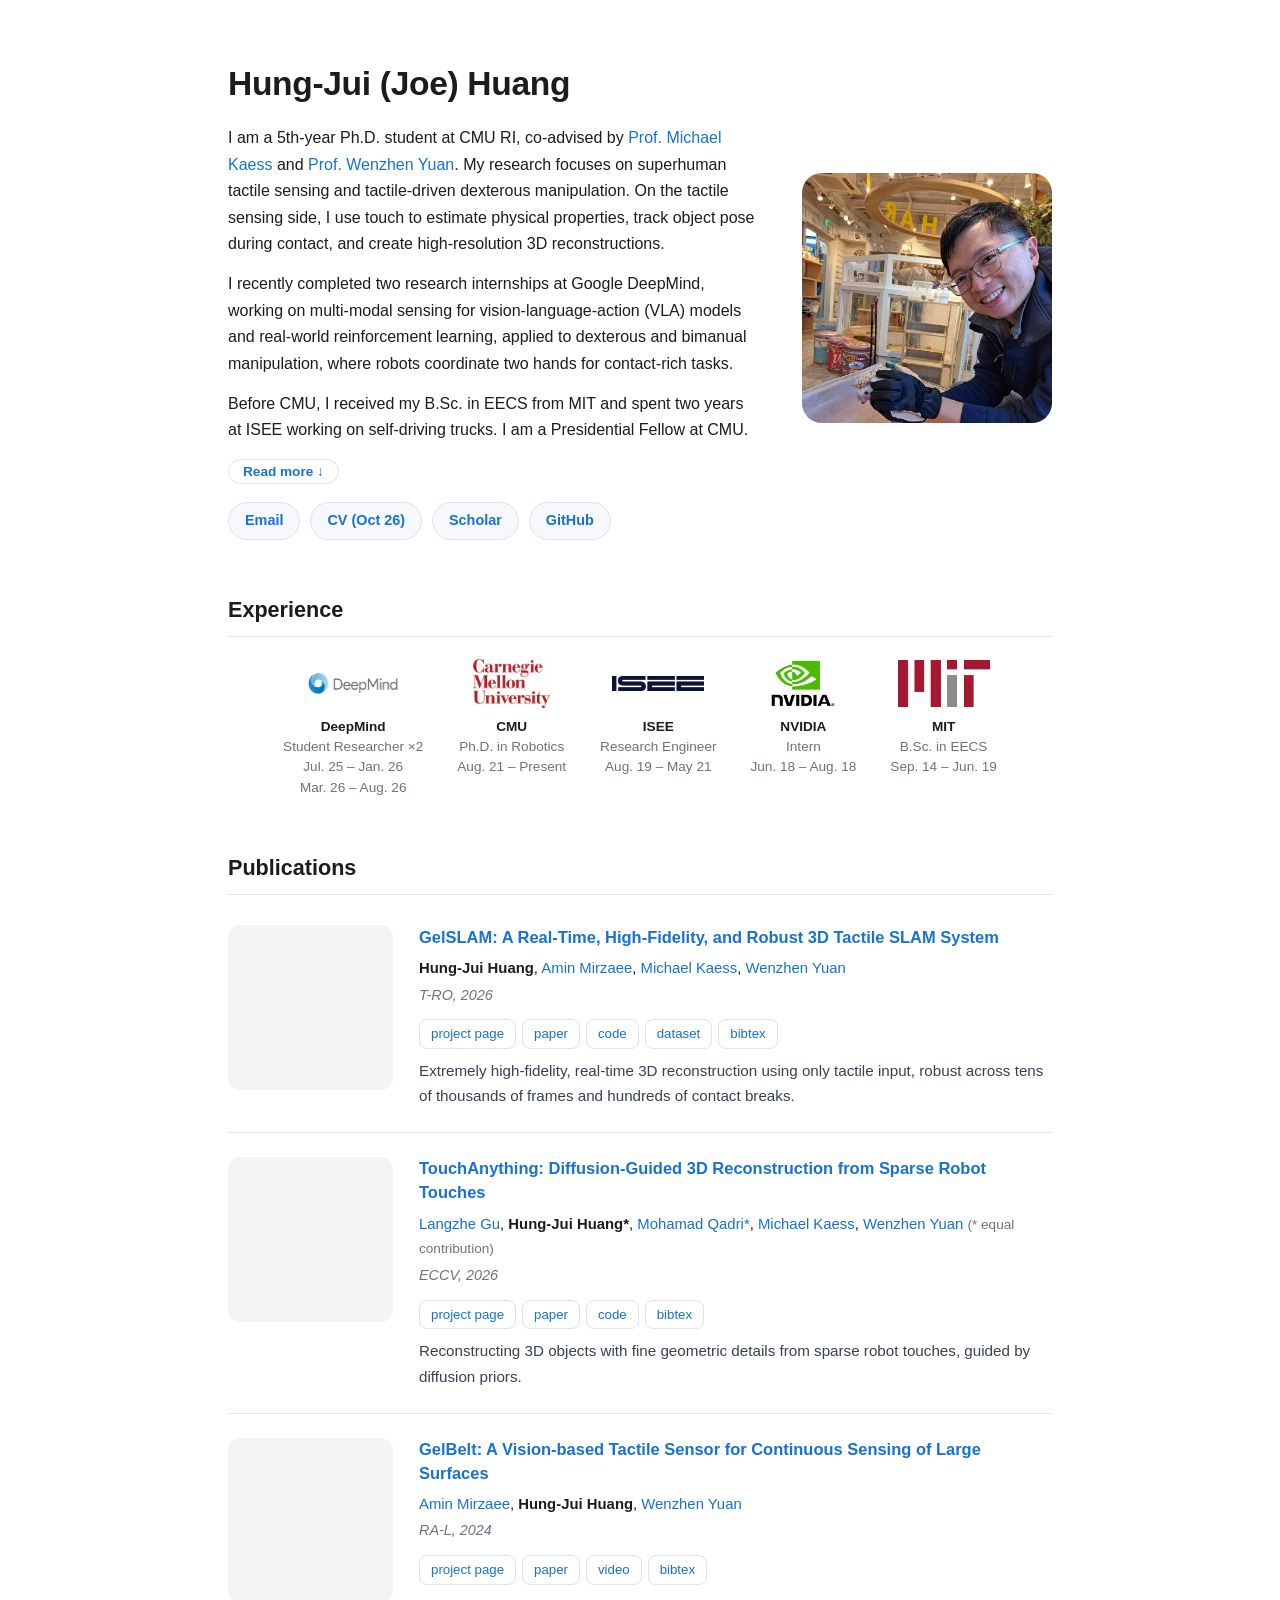
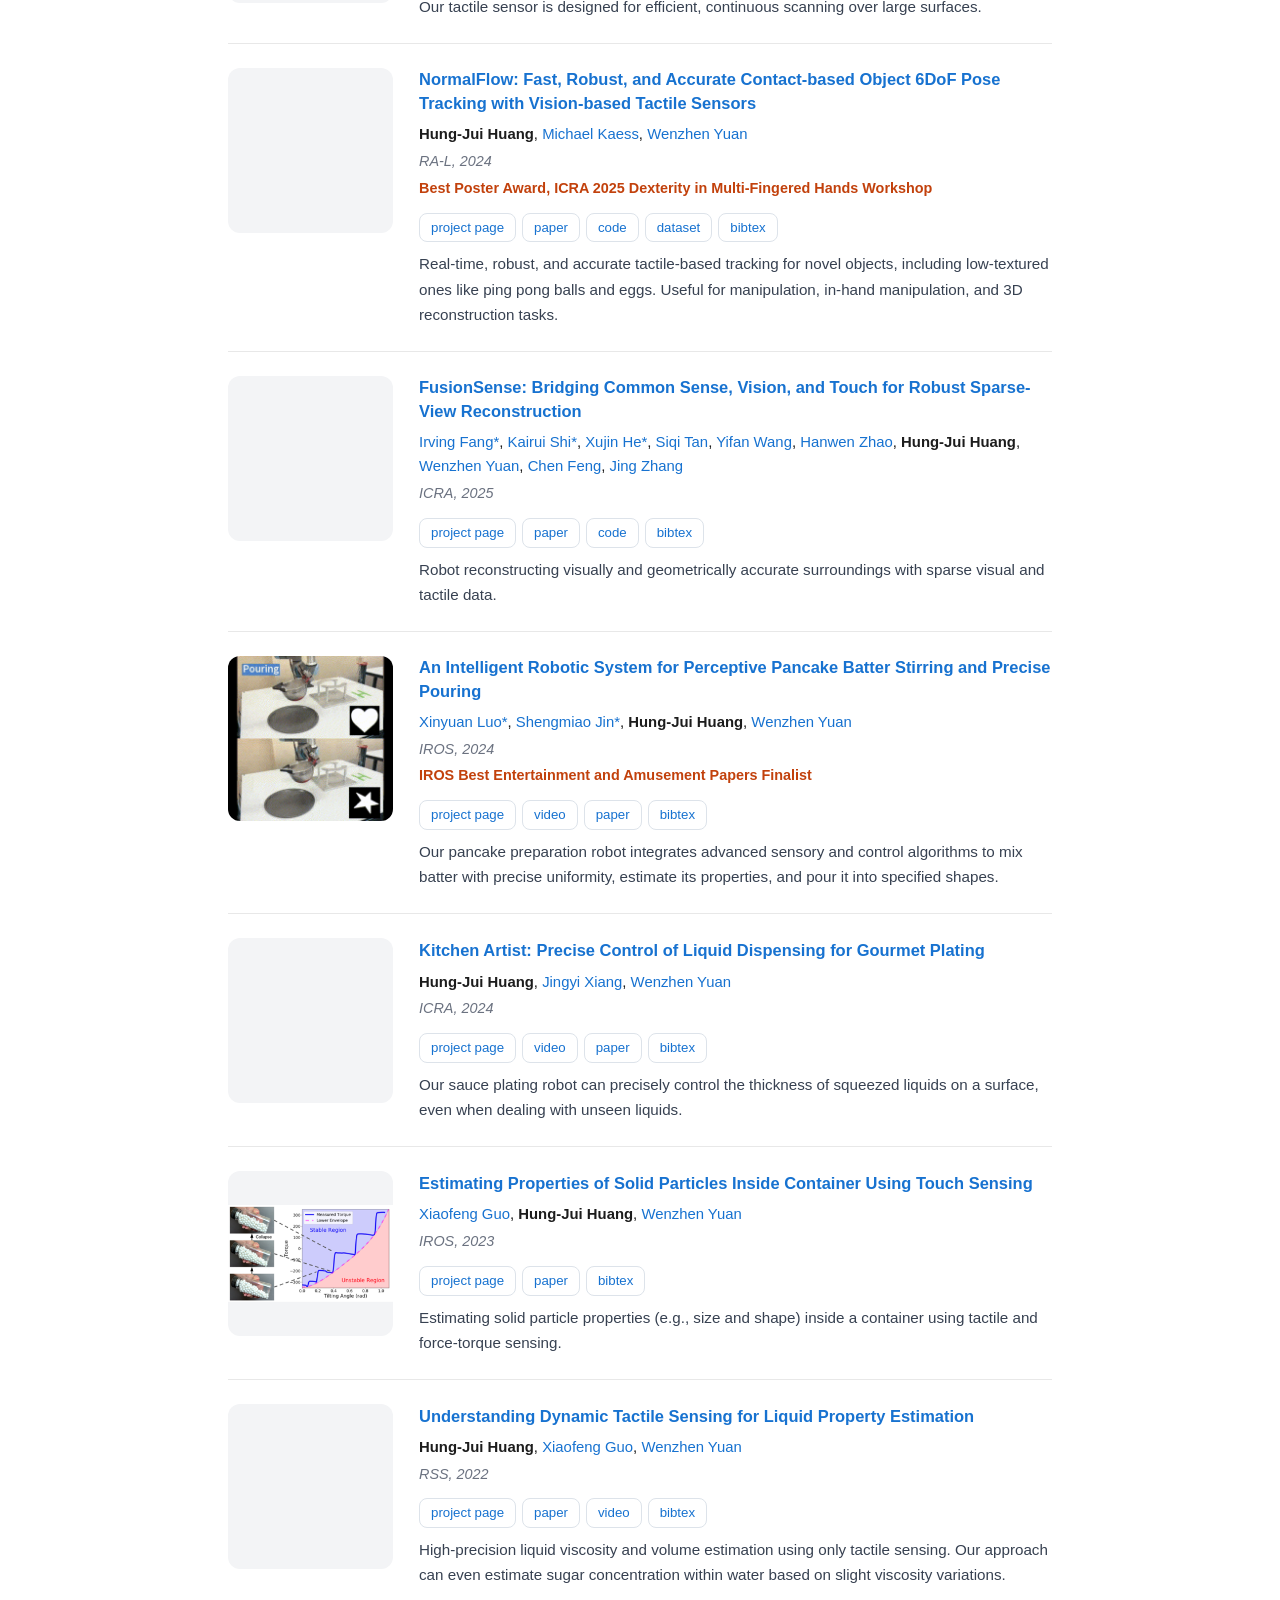
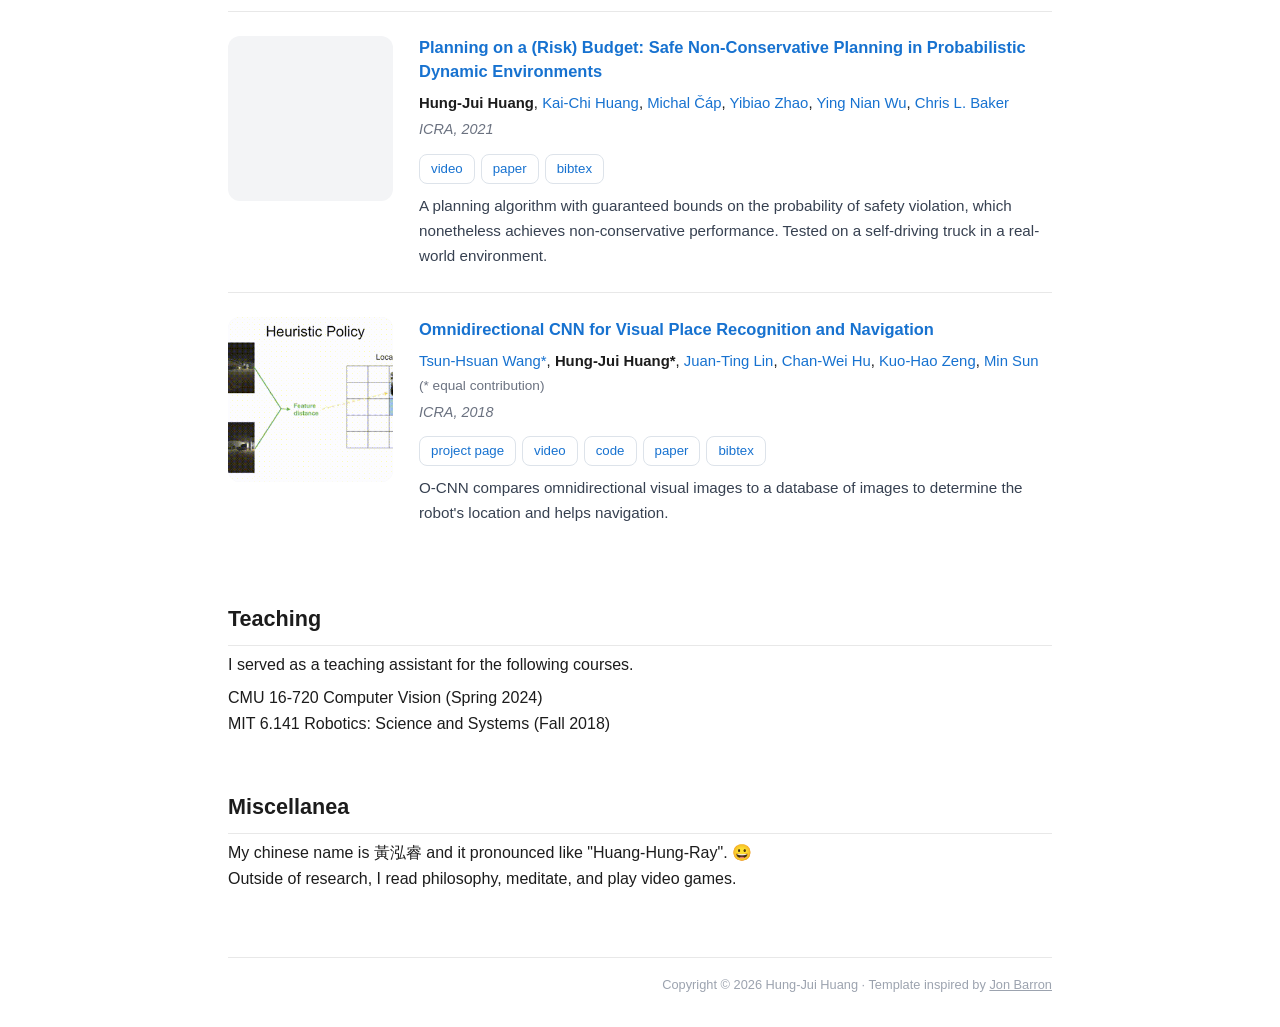
<file: index.html>
<!DOCTYPE html>
<html lang="en">

<head>
  <meta charset="utf-8">
  <meta name="viewport" content="width=device-width, initial-scale=1">
  <meta name="author" content="Hung-Jui (Joe) Huang">
  <meta name="description" content="Joe Huang">
  <meta name="keywords" content="Hung-Jui Huang, Joe Huang, Hung-Jui (Joe) Huang">
  <title>Hung-Jui (Joe) Huang</title>
  <link rel="shortcut icon" href="images/favicon/favicon.ico" type="image/x-icon">
  <link rel="stylesheet" type="text/css" href="stylesheet.css?v=20260921e">

  <!-- Global site tag (gtag.js) - Google Analytics -->
  <script async src="https://www.googletagmanager.com/gtag/js?id=G-PYVRSFMDRL"></script>
  <script>
    window.dataLayer = window.dataLayer || [];

    function gtag() {
      dataLayer.push(arguments);
    }

    gtag('js', new Date());

    gtag('config', 'G-PYVRSFMDRL');
  </script>
</head>

<body>
<div class="wrap">
  <header class="profile">
    <div class="profile-text">
      <h1>Hung-Jui (Joe) Huang</h1>
      <div id="bio-short">
<p>
  I am a 5th-year Ph.D. student at CMU RI, co-advised by <a href="https://www.cs.cmu.edu/~kaess/">Prof. Michael Kaess</a> and <a href="https://siebelschool.illinois.edu/about/people/all-faculty/yuanwz">Prof. Wenzhen Yuan</a>.
  My research focuses on superhuman tactile sensing and tactile-driven dexterous manipulation.
  On the tactile sensing side, I use touch to estimate physical properties, track object pose
  during contact, and create high-resolution 3D reconstructions.
</p>
<p>
  I recently completed two research internships at Google DeepMind, working on multi-modal sensing
  for vision-language-action (VLA) models and real-world reinforcement learning, applied to
  dexterous and bimanual manipulation, where robots coordinate two hands for contact-rich tasks.
</p>
<p>
  Before CMU, I received my B.Sc. in EECS from MIT and spent two years at ISEE working on
  self-driving trucks. I am a Presidential Fellow at CMU.
</p>
      </div>
      <div id="bio-long" hidden>
<p>
  I am a 5th-year Ph.D. student at CMU RI, co-advised by <a href="https://www.cs.cmu.edu/~kaess/">Prof. Michael Kaess</a> and <a href="https://siebelschool.illinois.edu/about/people/all-faculty/yuanwz">Prof. Wenzhen Yuan</a>.
  I am generally interested in robotics, computer vision, and machine learning.
  My research is about superhuman tactile sensing, including actively estimating physical properties,
  tracking object pose during contact, and creating high-resolution 3D reconstructions, as well as
  tactile-driven dexterous manipulation. I recently completed two research internships at Google
  DeepMind in London, working on multi-modal sensing for vision-language-action (VLA) models and
  real-world reinforcement learning. The work centered on bimanual manipulation, in which
  a two-armed robot or a humanoid with dexterous hands coordinates both arms to perform contact-rich
  tasks.
</p>
<p>
  I received my B.Sc. in EECS at MIT. During my undergrad, I worked with <a href="https://gjstein.com/">Prof. Gregory Stein</a> and <a href="https://aeroastro.mit.edu/people/nicholas-roy/">Prof. Nicholas Roy</a>.
  After B.Sc., I worked at ISEE for two years with <a href="https://scholar.google.com/citations?user=bTdT7hAAAAAJ&hl=zh-TW&oi=ao">Dr. Chris Baker</a>
  and <a href="http://www.stat.ucla.edu/~ywu/">Prof. Ying Nian Wu</a>. In the past, I have worked on
  robot navigation and self-driving trucks.
</p>
<p>
  I am named a Presidential Fellow at CMU and my research is supported by the Paul and James
  Wang/Sercomm Presidential Scholarship.
</p>
      </div>
      <button id="bio-toggle" type="button" aria-expanded="false">Read more &darr;</button>
      <div class="contact">
<a href="mailto:hungjuih@andrew.cmu.edu">Email</a>
<a href="data/Hung_Jui_Huang_CV_2026.pdf">CV (Oct 26)</a>
<a href="https://scholar.google.com/citations?user=EKqo2-kAAAAJ&hl=en&oi=ao">Scholar</a>
<a href="https://github.com/joehjhuang/">GitHub</a>
      </div>
    </div>
    <img class="portrait" src="images/joe_profile_cropped.jpeg" alt="profile photo">
  </header>
<section id="experience">
  <h2>Experience</h2>
  <div class="exp-row">
    <div class="exp-item"><img src="images/deepmind.png" alt="DeepMind"><span class="org">DeepMind</span><br>Student Researcher &times;2<br>Jul. 25 &ndash; Jan. 26<br>Mar. 26 &ndash; Aug. 26</div>
    <div class="exp-item"><img src="images/cmu.jpg" alt="CMU"><span class="org">CMU</span><br>Ph.D. in Robotics<br>Aug. 21 &ndash; Present</div>
    <div class="exp-item"><img src="images/isee.png" alt="ISEE"><span class="org">ISEE</span><br>Research Engineer<br>Aug. 19 &ndash; May 21</div>
    <div class="exp-item"><img src="images/nvidia.png" alt="NVIDIA"><span class="org">NVIDIA</span><br>Intern<br>Jun. 18 &ndash; Aug. 18</div>
    <div class="exp-item"><img src="images/mit.png" alt="MIT"><span class="org">MIT</span><br>B.Sc. in EECS<br>Sep. 14 &ndash; Jun. 19</div>
  </div>
</section>
<section id="publications">
  <h2>Publications</h2>

  <div class="pub">
    <div class="pub-media"><video muted loop playsinline preload="none" aria-hidden="true"><source src="images/gelslam.mp4" type="video/mp4"></video></div>
    <div class="pub-body">
      <a class="pub-title" href="https://joehjhuang.github.io/gelslam/">GelSLAM: A Real-Time, High-Fidelity, and Robust 3D Tactile SLAM System</a>
      <div class="pub-authors"><strong>Hung-Jui Huang</strong>, <a href="https://www.aminmirzaee.com/">Amin Mirzaee</a>, <a href="https://www.cs.cmu.edu/~kaess/">Michael Kaess</a>, <a href="https://siebelschool.illinois.edu/about/people/all-faculty/yuanwz">Wenzhen Yuan</a></div>
      <div class="pub-venue"><span class="venue">T-RO, 2026</span></div>
      <div class="pub-links"><a href="https://joehjhuang.github.io/gelslam/">project page</a><a href="https://arxiv.org/abs/2508.15990">paper</a><a href="https://github.com/rpl-cmu/gelslam">code</a><a href="https://huggingface.co/datasets/joehjhuang/GelSLAM_dataset">dataset</a><a href="data/gelslam.bib">bibtex</a></div>
      <p class="pub-desc">Extremely high-fidelity, real-time 3D reconstruction using only tactile input, robust across tens of thousands of frames and hundreds of contact breaks.</p>
    </div>
  </div>

  <div class="pub">
    <div class="pub-media"><video muted loop playsinline preload="none" aria-hidden="true"><source src="images/touchanything.mp4" type="video/mp4"></video></div>
    <div class="pub-body">
      <a class="pub-title" href="https://grange007.github.io/touchanything/">TouchAnything: Diffusion-Guided 3D Reconstruction from Sparse Robot Touches</a>
      <div class="pub-authors"><a href="https://grange007.github.io/">Langzhe Gu</a>, <strong>Hung-Jui Huang*</strong>, <a href="https://www.cs.cmu.edu/~mqadri/">Mohamad Qadri*</a>, <a href="https://www.cs.cmu.edu/~kaess/">Michael Kaess</a>, <a href="https://siebelschool.illinois.edu/about/people/all-faculty/yuanwz">Wenzhen Yuan</a> <span class="equal-note">(* equal contribution)</span></div>
      <div class="pub-venue"><span class="venue">ECCV, 2026</span></div>
      <div class="pub-links"><a href="https://grange007.github.io/touchanything/">project page</a><a href="https://arxiv.org/abs/2604.08945">paper</a><a href="https://github.com/Grange007/touchanything">code</a><a href="data/touchanything.bib">bibtex</a></div>
      <p class="pub-desc">Reconstructing 3D objects with fine geometric details from sparse robot touches, guided by diffusion priors.</p>
    </div>
  </div>

  <div class="pub">
    <div class="pub-media"><video muted loop playsinline preload="none" aria-hidden="true"><source src="images/gelbelt.mp4" type="video/mp4"></video></div>
    <div class="pub-body">
      <a class="pub-title" href="https://www.aminmirzaee.com/GelBelt/">GelBelt: A Vision-based Tactile Sensor for Continuous Sensing of Large Surfaces</a>
      <div class="pub-authors"><a href="https://www.aminmirzaee.com/">Amin Mirzaee</a>, <strong>Hung-Jui Huang</strong>, <a href="https://siebelschool.illinois.edu/about/people/all-faculty/yuanwz">Wenzhen Yuan</a></div>
      <div class="pub-venue"><span class="venue">RA-L, 2024</span></div>
      <div class="pub-links"><a href="https://www.aminmirzaee.com/GelBelt/">project page</a><a href="https://arxiv.org/abs/2501.06263">paper</a><a href="https://www.youtube.com/watch?v=gzjGg-_At0I">video</a><a href="data/gelbelt.bib">bibtex</a></div>
      <p class="pub-desc">Our tactile sensor is designed for efficient, continuous scanning over large surfaces.</p>
    </div>
  </div>

  <div class="pub">
    <div class="pub-media"><video muted loop playsinline preload="none" aria-hidden="true"><source src="images/normalflow.mp4" type="video/mp4"></video></div>
    <div class="pub-body">
      <a class="pub-title" href="https://joehjhuang.github.io/normalflow/">NormalFlow: Fast, Robust, and Accurate Contact-based Object 6DoF Pose Tracking with Vision-based Tactile Sensors</a>
      <div class="pub-authors"><strong>Hung-Jui Huang</strong>, <a href="https://www.cs.cmu.edu/~kaess/">Michael Kaess</a>, <a href="https://siebelschool.illinois.edu/about/people/all-faculty/yuanwz">Wenzhen Yuan</a></div>
      <div class="pub-venue"><span class="venue">RA-L, 2024</span></div>
      <div class="pub-award">Best Poster Award, ICRA 2025 Dexterity in Multi-Fingered Hands Workshop</div>
      <div class="pub-links"><a href="https://joehjhuang.github.io/normalflow/">project page</a><a href="https://ieeexplore.ieee.org/document/10766628">paper</a><a href="https://github.com/rpl-cmu/normalflow">code</a><a href="https://huggingface.co/datasets/joehjhuang/TactileTracking">dataset</a><a href="data/normalflow.bib">bibtex</a></div>
      <p class="pub-desc">Real-time, robust, and accurate tactile-based tracking for novel objects, including low-textured ones like ping pong balls and eggs. Useful for manipulation, in-hand manipulation, and 3D reconstruction tasks.</p>
    </div>
  </div>

  <div class="pub">
    <div class="pub-media"><video muted loop playsinline preload="none" aria-hidden="true"><source src="images/fusionsense.mp4" type="video/mp4"></video></div>
    <div class="pub-body">
      <a class="pub-title" href="https://ai4ce.github.io/FusionSense/">FusionSense: Bridging Common Sense, Vision, and Touch for Robust Sparse-View Reconstruction</a>
      <div class="pub-authors"><a href="https://irvingf7.github.io/">Irving Fang*</a>, <a href="https://kairui-shi.github.io/">Kairui Shi*</a>, <a href="https://www.linkedin.com/in/kim-he-064a36258/">Xujin He*</a>, <a href="https://kevintsq.github.io/">Siqi Tan</a>, <a href="https://ai4ce.github.io/FusionSense/">Yifan Wang</a>, <a href="https://www.linkedin.com/in/hanwen-zhao-2523a4104/">Hanwen Zhao</a>, <strong>Hung-Jui Huang</strong>, <a href="https://siebelschool.illinois.edu/about/people/all-faculty/yuanwz">Wenzhen Yuan</a>, <a href="https://scholar.google.com/citations?user=YeG8ZM0AAAAJ">Chen Feng</a>, <a href="https://jingz6676.github.io/">Jing Zhang</a></div>
      <div class="pub-venue"><span class="venue">ICRA, 2025</span></div>
      <div class="pub-links"><a href="https://ai4ce.github.io/FusionSense/">project page</a><a href="https://arxiv.org/abs/2410.08282">paper</a><a href="https://github.com/ai4ce/FusionSense">code</a><a href="data/fusionsense.bib">bibtex</a></div>
      <p class="pub-desc">Robot reconstructing visually and geometrically accurate surroundings with sparse visual and tactile data.</p>
    </div>
  </div>

  <div class="pub">
    <div class="pub-media"><img src="images/pouring.gif" alt="Pancake robot" loading="lazy"></div>
    <div class="pub-body">
      <a class="pub-title" href="https://luoxinyuan.github.io/pancake/">An Intelligent Robotic System for Perceptive Pancake Batter Stirring and Precise Pouring</a>
      <div class="pub-authors"><a href="https://luoxinyuan.github.io/">Xinyuan Luo*</a>, <a href="https://leumasnij.github.io/">Shengmiao Jin*</a>, <strong>Hung-Jui Huang</strong>, <a href="https://siebelschool.illinois.edu/about/people/all-faculty/yuanwz">Wenzhen Yuan</a></div>
      <div class="pub-venue"><span class="venue">IROS, 2024</span></div>
      <div class="pub-award">IROS Best Entertainment and Amusement Papers Finalist</div>
      <div class="pub-links"><a href="https://luoxinyuan.github.io/pancake/">project page</a><a href="https://www.youtube.com/watch?v=-295mNAnFLk">video</a><a href="https://www.arxiv.org/abs/2407.01755">paper</a><a href="data/pouring.bib">bibtex</a></div>
      <p class="pub-desc">Our pancake preparation robot integrates advanced sensory and control algorithms to mix batter with precise uniformity, estimate its properties, and pour it into specified shapes.</p>
    </div>
  </div>

  <div class="pub">
    <div class="pub-media"><video muted loop playsinline preload="none" aria-hidden="true"><source src="images/kitchen_artist.mp4" type="video/mp4"></video></div>
    <div class="pub-body">
      <a class="pub-title" href="https://robo-touch.github.io/kitchen-artist/">Kitchen Artist: Precise Control of Liquid Dispensing for Gourmet Plating</a>
      <div class="pub-authors"><strong>Hung-Jui Huang</strong>, <a href="https://jingyi-xiang.github.io/">Jingyi Xiang</a>, <a href="https://siebelschool.illinois.edu/about/people/all-faculty/yuanwz">Wenzhen Yuan</a></div>
      <div class="pub-venue"><span class="venue">ICRA, 2024</span></div>
      <div class="pub-links"><a href="https://robo-touch.github.io/kitchen-artist/">project page</a><a href="https://youtu.be/hZlQyrqnMsI">video</a><a href="https://arxiv.org/abs/2311.12185">paper</a><a href="data/kitchen_artist.bib">bibtex</a></div>
      <p class="pub-desc">Our sauce plating robot can precisely control the thickness of squeezed liquids on a surface, even when dealing with unseen liquids.</p>
    </div>
  </div>

  <div class="pub">
    <div class="pub-media"><img src="images/solid_estimation.png" alt="Solid estimation" loading="lazy"></div>
    <div class="pub-body">
      <a class="pub-title" href="https://sites.google.com/view/content-property-tactile">Estimating Properties of Solid Particles Inside Container Using Touch Sensing</a>
      <div class="pub-authors"><a href="https://xiaofeng-guo.github.io/">Xiaofeng Guo</a>, <strong>Hung-Jui Huang</strong>, <a href="https://siebelschool.illinois.edu/about/people/all-faculty/yuanwz">Wenzhen Yuan</a></div>
      <div class="pub-venue"><span class="venue">IROS, 2023</span></div>
      <div class="pub-links"><a href="https://sites.google.com/view/content-property-tactile">project page</a><a href="https://arxiv.org/abs/2307.15646">paper</a><a href="data/solid_estimation.bib">bibtex</a></div>
      <p class="pub-desc">Estimating solid particle properties (e.g., size and shape) inside a container using tactile and force-torque sensing.</p>
    </div>
  </div>

  <div class="pub">
    <div class="pub-media"><video muted loop playsinline preload="none" aria-hidden="true"><source src="images/liquid_estimation.mp4" type="video/mp4"></video></div>
    <div class="pub-body">
      <a class="pub-title" href="https://publish.illinois.edu/robotouch/understanding-dynamic-tactile-sensing-for-liquid-property-estimation/">Understanding Dynamic Tactile Sensing for Liquid Property Estimation</a>
      <div class="pub-authors"><strong>Hung-Jui Huang</strong>, <a href="https://xiaofeng-guo.github.io/">Xiaofeng Guo</a>, <a href="https://siebelschool.illinois.edu/about/people/all-faculty/yuanwz">Wenzhen Yuan</a></div>
      <div class="pub-venue"><span class="venue">RSS, 2022</span></div>
      <div class="pub-links"><a href="https://publish.illinois.edu/robotouch/understanding-dynamic-tactile-sensing-for-liquid-property-estimation/">project page</a><a href="https://www.roboticsproceedings.org/rss18/p072.pdf">paper</a><a href="https://www.youtube.com/watch?v=g3nfIOHTFAg">video</a><a href="data/liquid_estimation.bib">bibtex</a></div>
      <p class="pub-desc">High-precision liquid viscosity and volume estimation using only tactile sensing. Our approach can even estimate sugar concentration within water based on slight viscosity variations.</p>
    </div>
  </div>

  <div class="pub">
    <div class="pub-media"><video muted loop playsinline preload="none" aria-hidden="true"><source src="images/risk_budget.mp4" type="video/mp4"></video></div>
    <div class="pub-body">
      <a class="pub-title" href="https://ieeexplore.ieee.org/stamp/stamp.jsp?arnumber=9561745">Planning on a (Risk) Budget: Safe Non-Conservative Planning in Probabilistic Dynamic Environments</a>
      <div class="pub-authors"><strong>Hung-Jui Huang</strong>, <a href="https://www.linkedin.com/in/kai-chi-huang-a94351161">Kai-Chi Huang</a>, <a href="https://michalcap.net/">Michal Čáp</a>, <a href="https://scholar.google.com/citations?user=GZbguukAAAAJ&hl=en">Yibiao Zhao</a>, <a href="http://www.stat.ucla.edu/~ywu/">Ying Nian Wu</a>, <a href="https://scholar.google.com/citations?user=bTdT7hAAAAAJ&hl=zh-TW&oi=ao">Chris L. Baker</a></div>
      <div class="pub-venue"><span class="venue">ICRA, 2021</span></div>
      <div class="pub-links"><a href="https://www.youtube.com/watch?v=697L1eLL9iw">video</a><a href="https://ieeexplore.ieee.org/stamp/stamp.jsp?arnumber=9561745">paper</a><a href="data/risk_budget.bib">bibtex</a></div>
      <p class="pub-desc">A planning algorithm with guaranteed bounds on the probability of safety violation, which nonetheless achieves non-conservative performance. Tested on a self-driving truck in a real-world environment.</p>
    </div>
  </div>

  <div class="pub">
    <div class="pub-media"><img src="images/omni_cnn.gif" alt="Omnidirectional CNN" loading="lazy"></div>
    <div class="pub-body">
      <a class="pub-title" href="https://aliensunmin.github.io/project/omni-cnn/">Omnidirectional CNN for Visual Place Recognition and Navigation</a>
      <div class="pub-authors"><a href="https://zswang666.github.io/">Tsun-Hsuan Wang*</a>, <strong>Hung-Jui Huang*</strong>, <a href="https://scholar.google.com/citations?user=2SmmWtQAAAAJ&hl=en">Juan-Ting Lin</a>, <a href="https://huchanwei123.github.io/">Chan-Wei Hu</a>, <a href="https://kuohaozeng.github.io/">Kuo-Hao Zeng</a>, <a href="https://aliensunmin.github.io/">Min Sun</a> <span class="equal-note">(* equal contribution)</span></div>
      <div class="pub-venue"><span class="venue">ICRA, 2018</span></div>
      <div class="pub-links"><a href="https://aliensunmin.github.io/project/omni-cnn/">project page</a><a href="https://www.youtube.com/watch?v=8TST6E7M5Ao">video</a><a href="https://github.com/zswang666/Omni-CNN">code</a><a href="https://ieeexplore.ieee.org/document/8463173">paper</a><a href="data/ocnn.bib">bibtex</a></div>
      <p class="pub-desc">O-CNN compares omnidirectional visual images to a database of images to determine the robot's location and helps navigation.</p>
    </div>
  </div>
</section>
<section id="teaching">
  <h2>Teaching</h2>
  <div class="text-block">
    <p>I served as a teaching assistant for the following courses.</p>
    <p>CMU 16-720 Computer Vision (Spring 2024)<br>
       MIT 6.141 Robotics: Science and Systems (Fall 2018)</p>
  </div>
</section>
<section id="misc">
  <h2>Miscellanea</h2>
  <div class="text-block">
    <p>My chinese name is 黃泓睿 and it pronounced like "Huang-Hung-Ray". &#x1F600;<br>
       Outside of research, I read philosophy, meditate, and play video games.</p>
  </div>
</section>
<footer>Copyright &copy; 2026 Hung-Jui Huang &middot; Template inspired by <a href="https://jonbarron.info/">Jon Barron</a></footer>
</div>

<script>
  // Load & play publication videos only when near the viewport.
  const vids = document.querySelectorAll('.pub-media video');
  if ('IntersectionObserver' in window) {
    const io = new IntersectionObserver((entries) => {
      entries.forEach((e) => {
        const v = e.target;
        if (e.isIntersecting) { v.play().catch(() => {}); }
        else { v.pause(); }
      });
    }, { rootMargin: '200px 0px' });
    vids.forEach((v) => io.observe(v));
  } else {
    vids.forEach((v) => v.play().catch(() => {}));
  }

  // Short/long bio toggle.
  const bioShort = document.getElementById('bio-short');
  const bioLong = document.getElementById('bio-long');
  const bioToggle = document.getElementById('bio-toggle');
  bioToggle.addEventListener('click', () => {
    const expand = bioLong.hidden;
    bioLong.hidden = !expand;
    bioShort.hidden = expand;
    bioToggle.innerHTML = expand ? 'Show less &uarr;' : 'Read more &darr;';
    bioToggle.setAttribute('aria-expanded', String(expand));
  });
</script>
</body>
</html>
</file>
<file: stylesheet.css>
/* Hung-Jui (Joe) Huang - personal site stylesheet (classic layout, 2026 refresh) */
:root { --ink:#1c1c1c; --muted:#6b7280; --accent:#1772d0; --accent2:#f09228; --line:#e8e8e8; }
* { box-sizing:border-box; }
html { scroll-behavior:smooth; }
section { scroll-margin-top:18px; }
body { margin:0; font-family:-apple-system,BlinkMacSystemFont,"Segoe UI",Roboto,Helvetica,Arial,sans-serif;
       color:var(--ink); font-size:16px; line-height:1.65; background:#fff;
       -webkit-font-smoothing:antialiased; }
.wrap { max-width:880px; margin:0 auto; padding:56px 28px 32px; }
a { color:var(--accent); text-decoration:none; }
a:hover { color:var(--accent2); }
h1 { font-size:2.1rem; font-weight:650; margin:0 0 14px; letter-spacing:-.01em; }
h2 { font-size:1.35rem; font-weight:600; margin:52px 0 6px; padding-bottom:8px; border-bottom:1px solid var(--line); }
.profile { display:flex; gap:44px; align-items:center; }
.profile-text { flex:1; }
.profile-text p { margin:0 0 14px; }
.portrait { width:250px; height:auto; border-radius:20px; flex-shrink:0; }
#bio-toggle { border:1px solid #dde3ea; background:none; color:var(--accent); cursor:pointer;
              padding:4px 14px; border-radius:999px; font-size:.85rem; font-weight:550;
              font-family:inherit; transition:background .12s, color .12s; }
#bio-toggle:hover { background:var(--accent); border-color:var(--accent); color:#fff; }
.contact { display:flex; flex-wrap:wrap; gap:10px; margin-top:18px; }
.contact a { border:1px solid #dde3ea; background:#f6f8fb; padding:6px 16px; border-radius:999px;
             font-size:.9rem; font-weight:550; transition:background .12s, color .12s; }
.contact a:hover { background:var(--accent); border-color:var(--accent); color:#fff; }
.exp-row { display:flex; flex-wrap:wrap; gap:34px; justify-content:center; margin-top:22px; }
.exp-item { text-align:center; font-size:.85rem; color:var(--muted); line-height:1.5; }
.exp-item img { height:50px; width:auto; max-width:92px; object-fit:contain; display:block; margin:0 auto 8px; }
.exp-item .org { font-weight:600; color:var(--ink); }
.pub { display:flex; gap:26px; padding:24px 0; border-bottom:1px solid var(--line); }
.pub:last-child { border-bottom:none; }
.pub-media { flex:0 0 165px; }
.pub-media video, .pub-media img { width:165px; height:165px; object-fit:cover; border-radius:12px;
  display:block; background:#f3f4f6; }
.pub-title { font-weight:700; font-size:1.03rem; line-height:1.45; display:inline-block; }
.pub-authors { margin-top:5px; font-size:.93rem; }
.pub-authors strong { font-weight:700; }
.equal-note { color:var(--muted); font-size:.85rem; }
.pub-venue { margin-top:3px; font-size:.9rem; color:var(--muted); font-style:italic; }
.pub-award { margin-top:3px; font-size:.9rem; color:#c2410c; font-weight:600; }
.pub-links { margin-top:8px; }
.pub-links a { display:inline-block; border:1px solid #dde3ea; padding:3px 11px; border-radius:8px;
               font-size:.83rem; font-weight:500; margin:4px 6px 0 0; transition:background .12s, color .12s; }
.pub-links a:hover { background:var(--accent); border-color:var(--accent); color:#fff; }
.pub-desc { margin:9px 0 0; font-size:.95rem; color:#374151; }
.text-block p { margin:6px 0; }
footer { margin-top:64px; padding-top:16px; border-top:1px solid var(--line);
         color:#9ca3af; font-size:.8rem; text-align:right; }
footer a { color:#9ca3af; text-decoration:underline; }
@media (max-width:720px) {
  .wrap { padding:32px 18px; }
  .profile { flex-direction:column-reverse; }
  .portrait { width:180px; margin:0 auto; }
  h1 { text-align:center; font-size:1.7rem; }
  .contact { justify-content:center; }
  .pub { flex-direction:column; gap:14px; }
  .pub-media { flex:none; }
  .pub-media video, .pub-media img { width:100%; height:auto; max-height:280px; }
}
</file>
